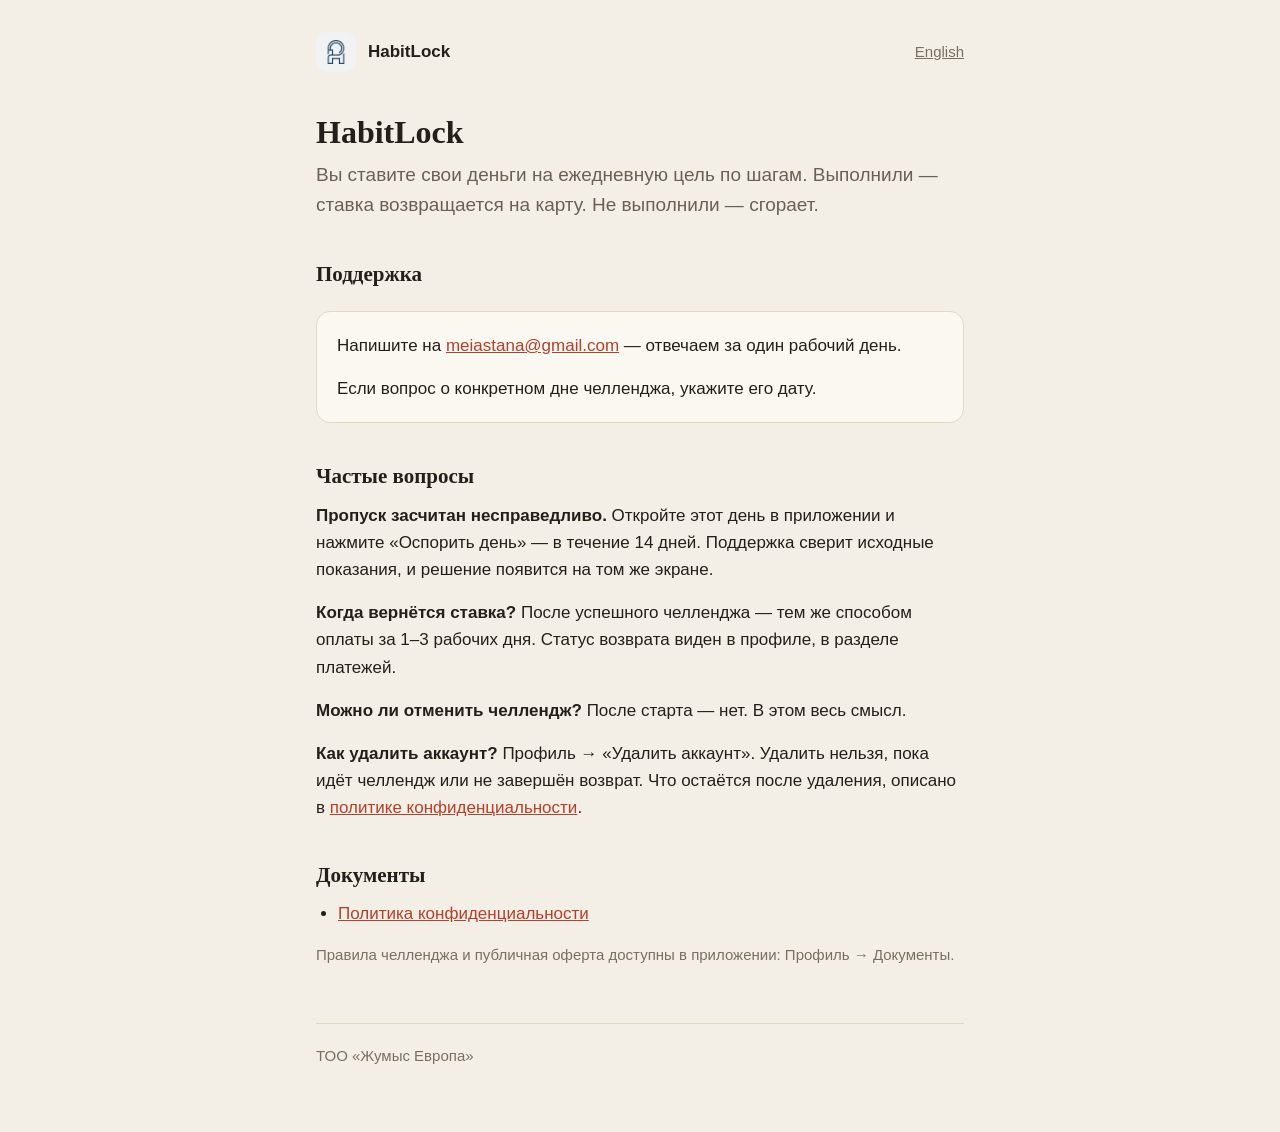
<file: index.html>
<!doctype html>
<html lang="ru">
<head>
  <meta charset="utf-8">
  <meta name="viewport" content="width=device-width, initial-scale=1">
  <title>HabitLock — поддержка</title>
  <meta name="description" content="HabitLock: поставьте свои деньги на ежедневную цель по шагам. Поддержка и документы.">
  <link rel="icon" href="icon.png">
  <link rel="stylesheet" href="style.css">
</head>
<body>
<main>
  <header>
    <a class="brand" href="./"><img src="icon.png" alt="">HabitLock</a>
    <a class="lang" href="en/" hreflang="en">English</a>
  </header>

  <h1>HabitLock</h1>
  <p class="lead">Вы ставите свои деньги на ежедневную цель по шагам. Выполнили — ставка возвращается на карту. Не выполнили — сгорает.</p>

  <h2>Поддержка</h2>
  <div class="card">
    <p>Напишите на <a href="mailto:meiastana@gmail.com">meiastana@gmail.com</a> — отвечаем за один рабочий день.</p>
    <p>Если вопрос о конкретном дне челленджа, укажите его дату.</p>
  </div>

  <h2>Частые вопросы</h2>
  <p><strong>Пропуск засчитан несправедливо.</strong> Откройте этот день в приложении и нажмите «Оспорить день» — в течение 14 дней. Поддержка сверит исходные показания, и решение появится на том же экране.</p>
  <p><strong>Когда вернётся ставка?</strong> После успешного челленджа — тем же способом оплаты за 1–3 рабочих дня. Статус возврата виден в профиле, в разделе платежей.</p>
  <p><strong>Можно ли отменить челлендж?</strong> После старта — нет. В этом весь смысл.</p>
  <p><strong>Как удалить аккаунт?</strong> Профиль → «Удалить аккаунт». Удалить нельзя, пока идёт челлендж или не завершён возврат. Что остаётся после удаления, описано в <a href="privacy/">политике конфиденциальности</a>.</p>

  <h2>Документы</h2>
  <ul>
    <li><a href="privacy/">Политика конфиденциальности</a></li>
  </ul>
  <p class="meta">Правила челленджа и публичная оферта доступны в приложении: Профиль → Документы.</p>

  <footer>ТОО «Жумыс Европа»</footer>
</main>
</body>
</html>
</file>
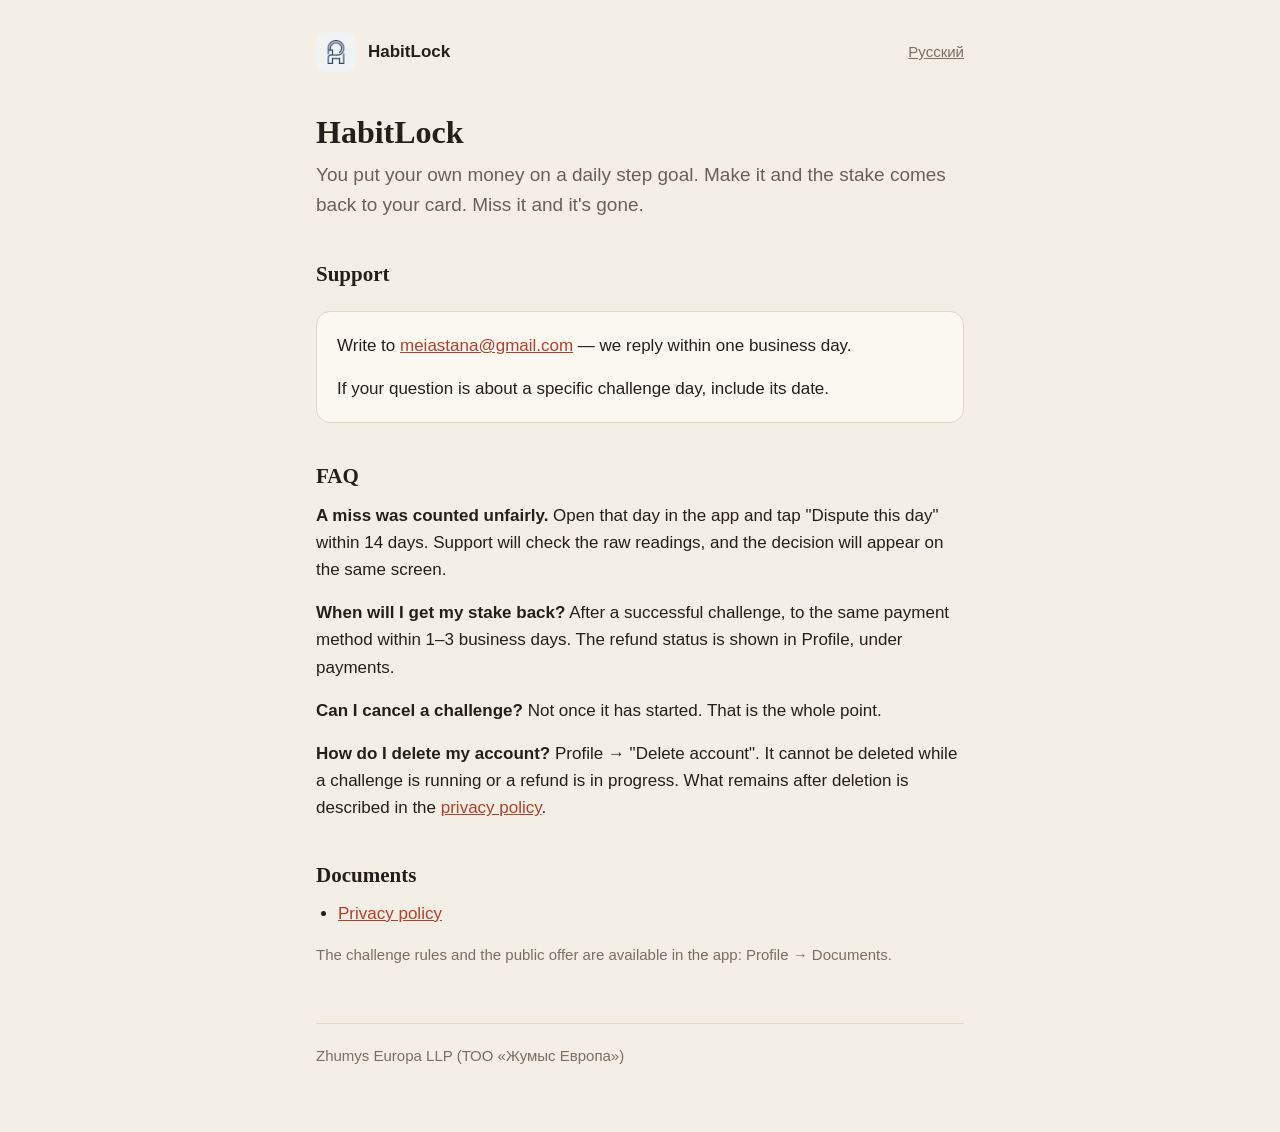
<file: en/index.html>
<!doctype html>
<html lang="en">
<head>
  <meta charset="utf-8">
  <meta name="viewport" content="width=device-width, initial-scale=1">
  <title>HabitLock — support</title>
  <meta name="description" content="HabitLock: put your own money on a daily step goal. Support and documents.">
  <link rel="icon" href="../icon.png">
  <link rel="stylesheet" href="../style.css">
</head>
<body>
<main>
  <header>
    <a class="brand" href="./"><img src="../icon.png" alt="">HabitLock</a>
    <a class="lang" href="../" hreflang="ru">Русский</a>
  </header>

  <h1>HabitLock</h1>
  <p class="lead">You put your own money on a daily step goal. Make it and the stake comes back to your card. Miss it and it's gone.</p>

  <h2>Support</h2>
  <div class="card">
    <p>Write to <a href="mailto:meiastana@gmail.com">meiastana@gmail.com</a> — we reply within one business day.</p>
    <p>If your question is about a specific challenge day, include its date.</p>
  </div>

  <h2>FAQ</h2>
  <p><strong>A miss was counted unfairly.</strong> Open that day in the app and tap "Dispute this day" within 14 days. Support will check the raw readings, and the decision will appear on the same screen.</p>
  <p><strong>When will I get my stake back?</strong> After a successful challenge, to the same payment method within 1–3 business days. The refund status is shown in Profile, under payments.</p>
  <p><strong>Can I cancel a challenge?</strong> Not once it has started. That is the whole point.</p>
  <p><strong>How do I delete my account?</strong> Profile → "Delete account". It cannot be deleted while a challenge is running or a refund is in progress. What remains after deletion is described in the <a href="privacy/">privacy policy</a>.</p>

  <h2>Documents</h2>
  <ul>
    <li><a href="privacy/">Privacy policy</a></li>
  </ul>
  <p class="meta">The challenge rules and the public offer are available in the app: Profile → Documents.</p>

  <footer>Zhumys Europa LLP (ТОО «Жумыс Европа»)</footer>
</main>
</body>
</html>
</file>
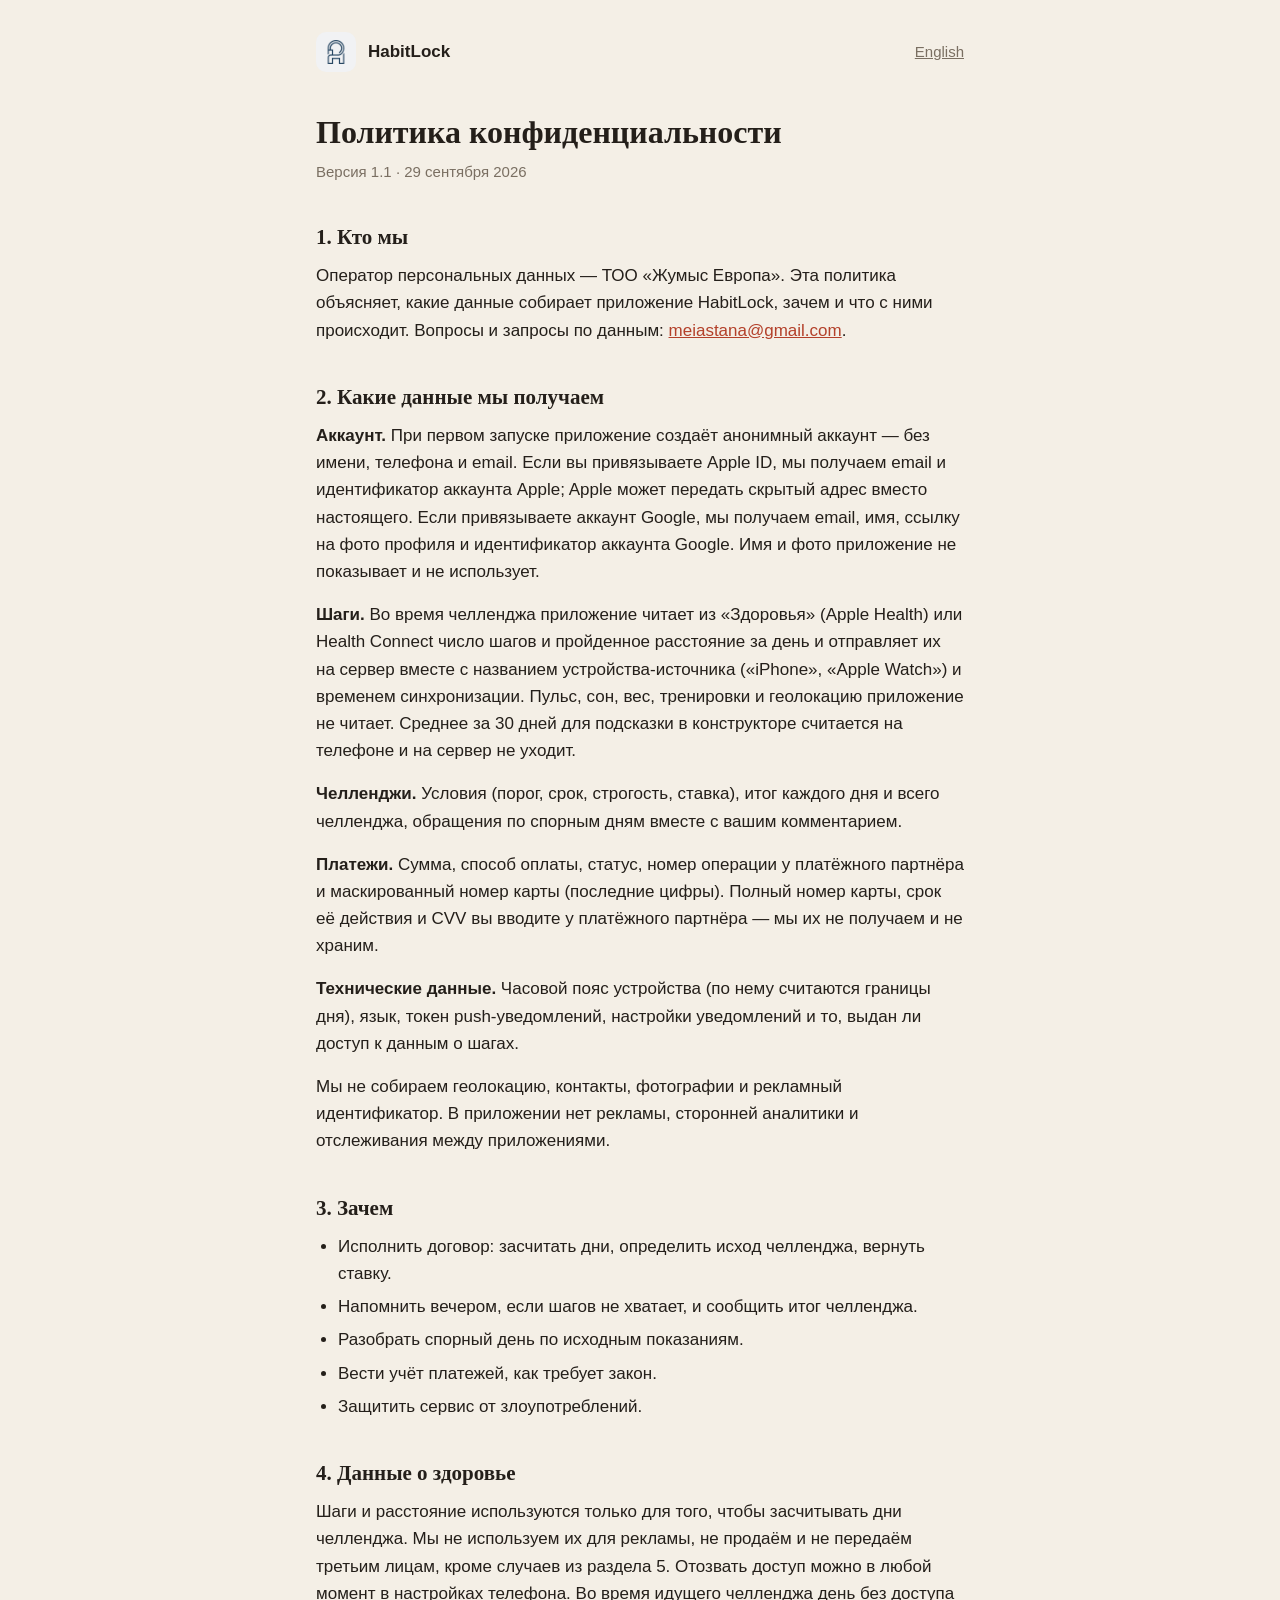
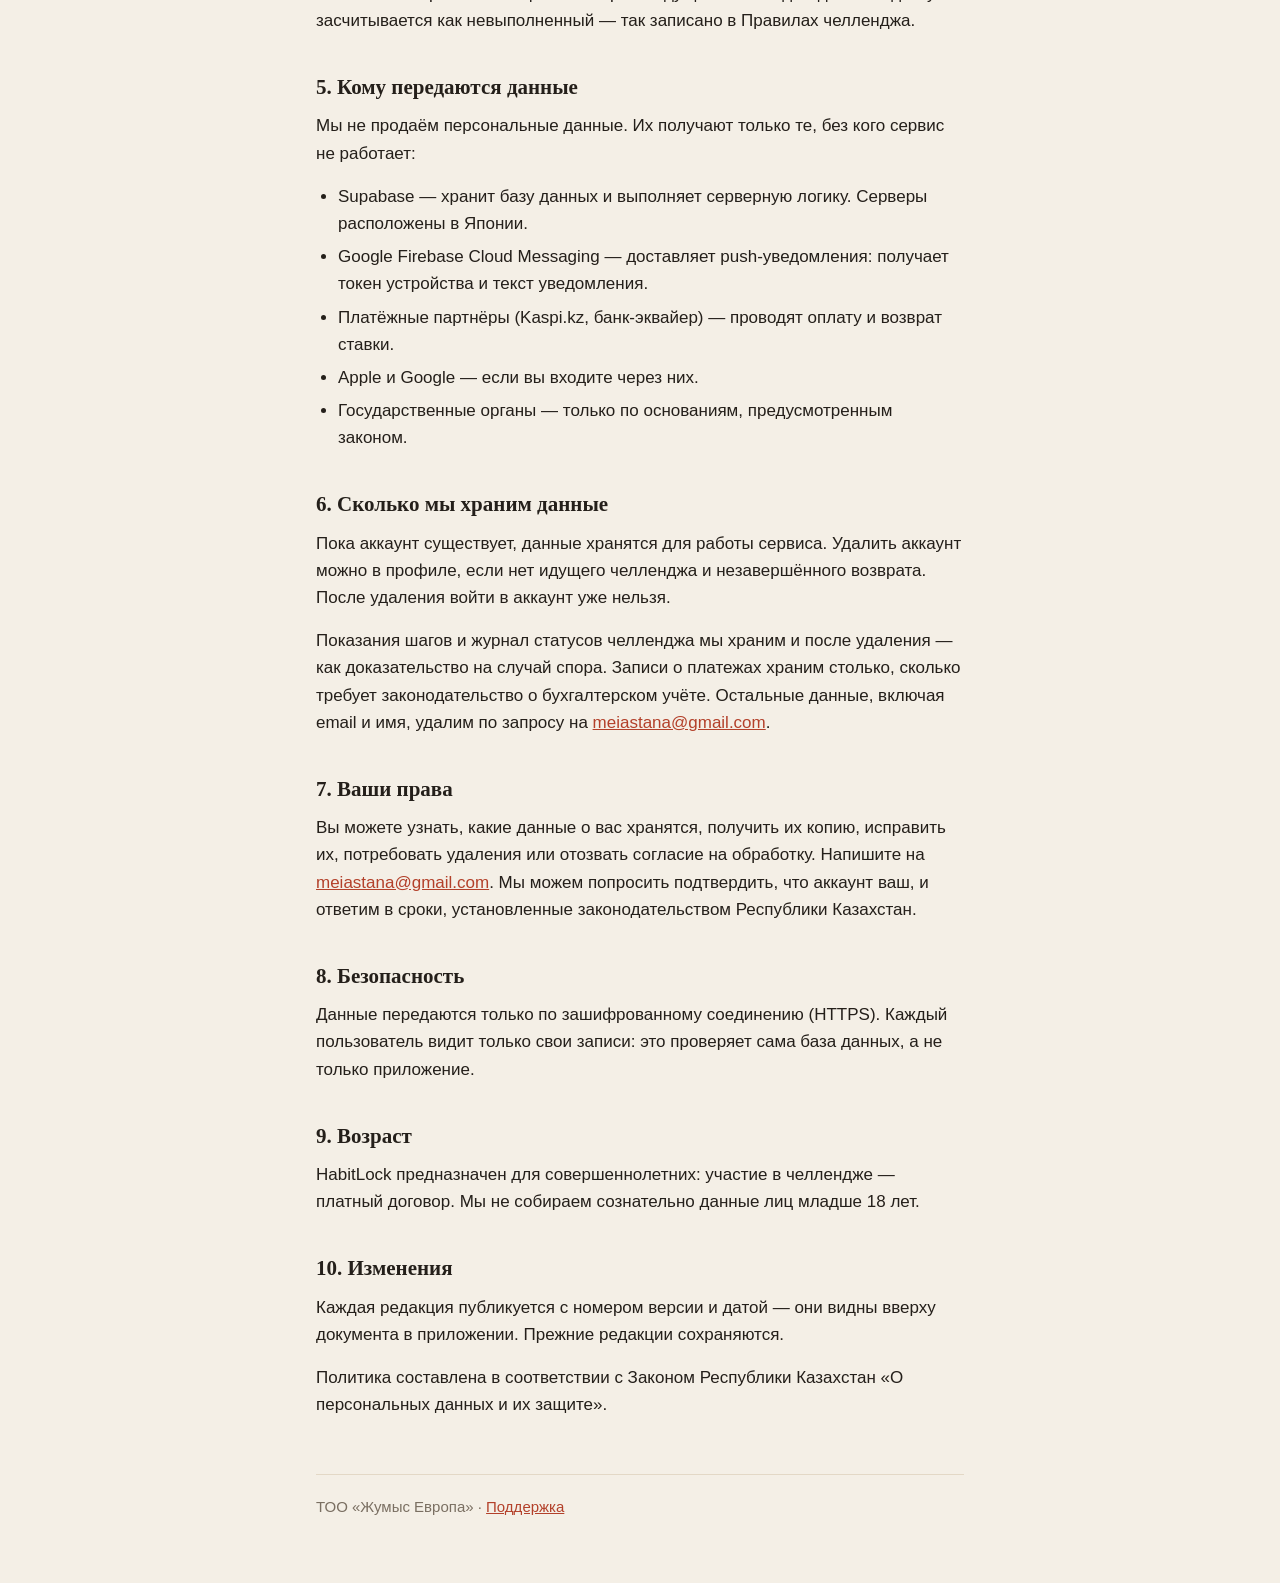
<file: privacy/index.html>
<!doctype html>
<html lang="ru">
<head>
  <meta charset="utf-8">
  <meta name="viewport" content="width=device-width, initial-scale=1">
  <title>Политика конфиденциальности — HabitLock</title>
  <link rel="icon" href="../icon.png">
  <link rel="stylesheet" href="../style.css">
</head>
<body>
<main>
  <header>
    <a class="brand" href="../"><img src="../icon.png" alt="">HabitLock</a>
    <a class="lang" href="../en/privacy/" hreflang="en">English</a>
  </header>

  <!-- Тот же текст, что в приложении: supabase/migrations/20260929100000_privacy_policy_1_1.sql -->
  <h1>Политика конфиденциальности</h1>
  <p class="meta">Версия 1.1 · 29 сентября 2026</p>

  <h2>1. Кто мы</h2>
  <p>Оператор персональных данных — ТОО «Жумыс Европа». Эта политика объясняет, какие данные собирает приложение HabitLock, зачем и что с ними происходит. Вопросы и запросы по данным: <a href="mailto:meiastana@gmail.com">meiastana@gmail.com</a>.</p>

  <h2>2. Какие данные мы получаем</h2>
  <p><strong>Аккаунт.</strong> При первом запуске приложение создаёт анонимный аккаунт — без имени, телефона и email. Если вы привязываете Apple ID, мы получаем email и идентификатор аккаунта Apple; Apple может передать скрытый адрес вместо настоящего. Если привязываете аккаунт Google, мы получаем email, имя, ссылку на фото профиля и идентификатор аккаунта Google. Имя и фото приложение не показывает и не использует.</p>
  <p><strong>Шаги.</strong> Во время челленджа приложение читает из «Здоровья» (Apple Health) или Health Connect число шагов и пройденное расстояние за день и отправляет их на сервер вместе с названием устройства-источника («iPhone», «Apple Watch») и временем синхронизации. Пульс, сон, вес, тренировки и геолокацию приложение не читает. Среднее за 30 дней для подсказки в конструкторе считается на телефоне и на сервер не уходит.</p>
  <p><strong>Челленджи.</strong> Условия (порог, срок, строгость, ставка), итог каждого дня и всего челленджа, обращения по спорным дням вместе с вашим комментарием.</p>
  <p><strong>Платежи.</strong> Сумма, способ оплаты, статус, номер операции у платёжного партнёра и маскированный номер карты (последние цифры). Полный номер карты, срок её действия и CVV вы вводите у платёжного партнёра — мы их не получаем и не храним.</p>
  <p><strong>Технические данные.</strong> Часовой пояс устройства (по нему считаются границы дня), язык, токен push-уведомлений, настройки уведомлений и то, выдан ли доступ к данным о шагах.</p>
  <p>Мы не собираем геолокацию, контакты, фотографии и рекламный идентификатор. В приложении нет рекламы, сторонней аналитики и отслеживания между приложениями.</p>

  <h2>3. Зачем</h2>
  <ul>
    <li>Исполнить договор: засчитать дни, определить исход челленджа, вернуть ставку.</li>
    <li>Напомнить вечером, если шагов не хватает, и сообщить итог челленджа.</li>
    <li>Разобрать спорный день по исходным показаниям.</li>
    <li>Вести учёт платежей, как требует закон.</li>
    <li>Защитить сервис от злоупотреблений.</li>
  </ul>

  <h2>4. Данные о здоровье</h2>
  <p>Шаги и расстояние используются только для того, чтобы засчитывать дни челленджа. Мы не используем их для рекламы, не продаём и не передаём третьим лицам, кроме случаев из раздела 5. Отозвать доступ можно в любой момент в настройках телефона. Во время идущего челленджа день без доступа засчитывается как невыполненный — так записано в Правилах челленджа.</p>

  <h2>5. Кому передаются данные</h2>
  <p>Мы не продаём персональные данные. Их получают только те, без кого сервис не работает:</p>
  <ul>
    <li>Supabase — хранит базу данных и выполняет серверную логику. Серверы расположены в Японии.</li>
    <li>Google Firebase Cloud Messaging — доставляет push-уведомления: получает токен устройства и текст уведомления.</li>
    <li>Платёжные партнёры (Kaspi.kz, банк-эквайер) — проводят оплату и возврат ставки.</li>
    <li>Apple и Google — если вы входите через них.</li>
    <li>Государственные органы — только по основаниям, предусмотренным законом.</li>
  </ul>

  <h2>6. Сколько мы храним данные</h2>
  <p>Пока аккаунт существует, данные хранятся для работы сервиса. Удалить аккаунт можно в профиле, если нет идущего челленджа и незавершённого возврата. После удаления войти в аккаунт уже нельзя.</p>
  <p>Показания шагов и журнал статусов челленджа мы храним и после удаления — как доказательство на случай спора. Записи о платежах храним столько, сколько требует законодательство о бухгалтерском учёте. Остальные данные, включая email и имя, удалим по запросу на <a href="mailto:meiastana@gmail.com">meiastana@gmail.com</a>.</p>

  <h2>7. Ваши права</h2>
  <p>Вы можете узнать, какие данные о вас хранятся, получить их копию, исправить их, потребовать удаления или отозвать согласие на обработку. Напишите на <a href="mailto:meiastana@gmail.com">meiastana@gmail.com</a>. Мы можем попросить подтвердить, что аккаунт ваш, и ответим в сроки, установленные законодательством Республики Казахстан.</p>

  <h2>8. Безопасность</h2>
  <p>Данные передаются только по зашифрованному соединению (HTTPS). Каждый пользователь видит только свои записи: это проверяет сама база данных, а не только приложение.</p>

  <h2>9. Возраст</h2>
  <p>HabitLock предназначен для совершеннолетних: участие в челлендже — платный договор. Мы не собираем сознательно данные лиц младше 18 лет.</p>

  <h2>10. Изменения</h2>
  <p>Каждая редакция публикуется с номером версии и датой — они видны вверху документа в приложении. Прежние редакции сохраняются.</p>
  <p>Политика составлена в соответствии с Законом Республики Казахстан «О персональных данных и их защите».</p>

  <footer>ТОО «Жумыс Европа» · <a href="../">Поддержка</a></footer>
</main>
</body>
</html>
</file>
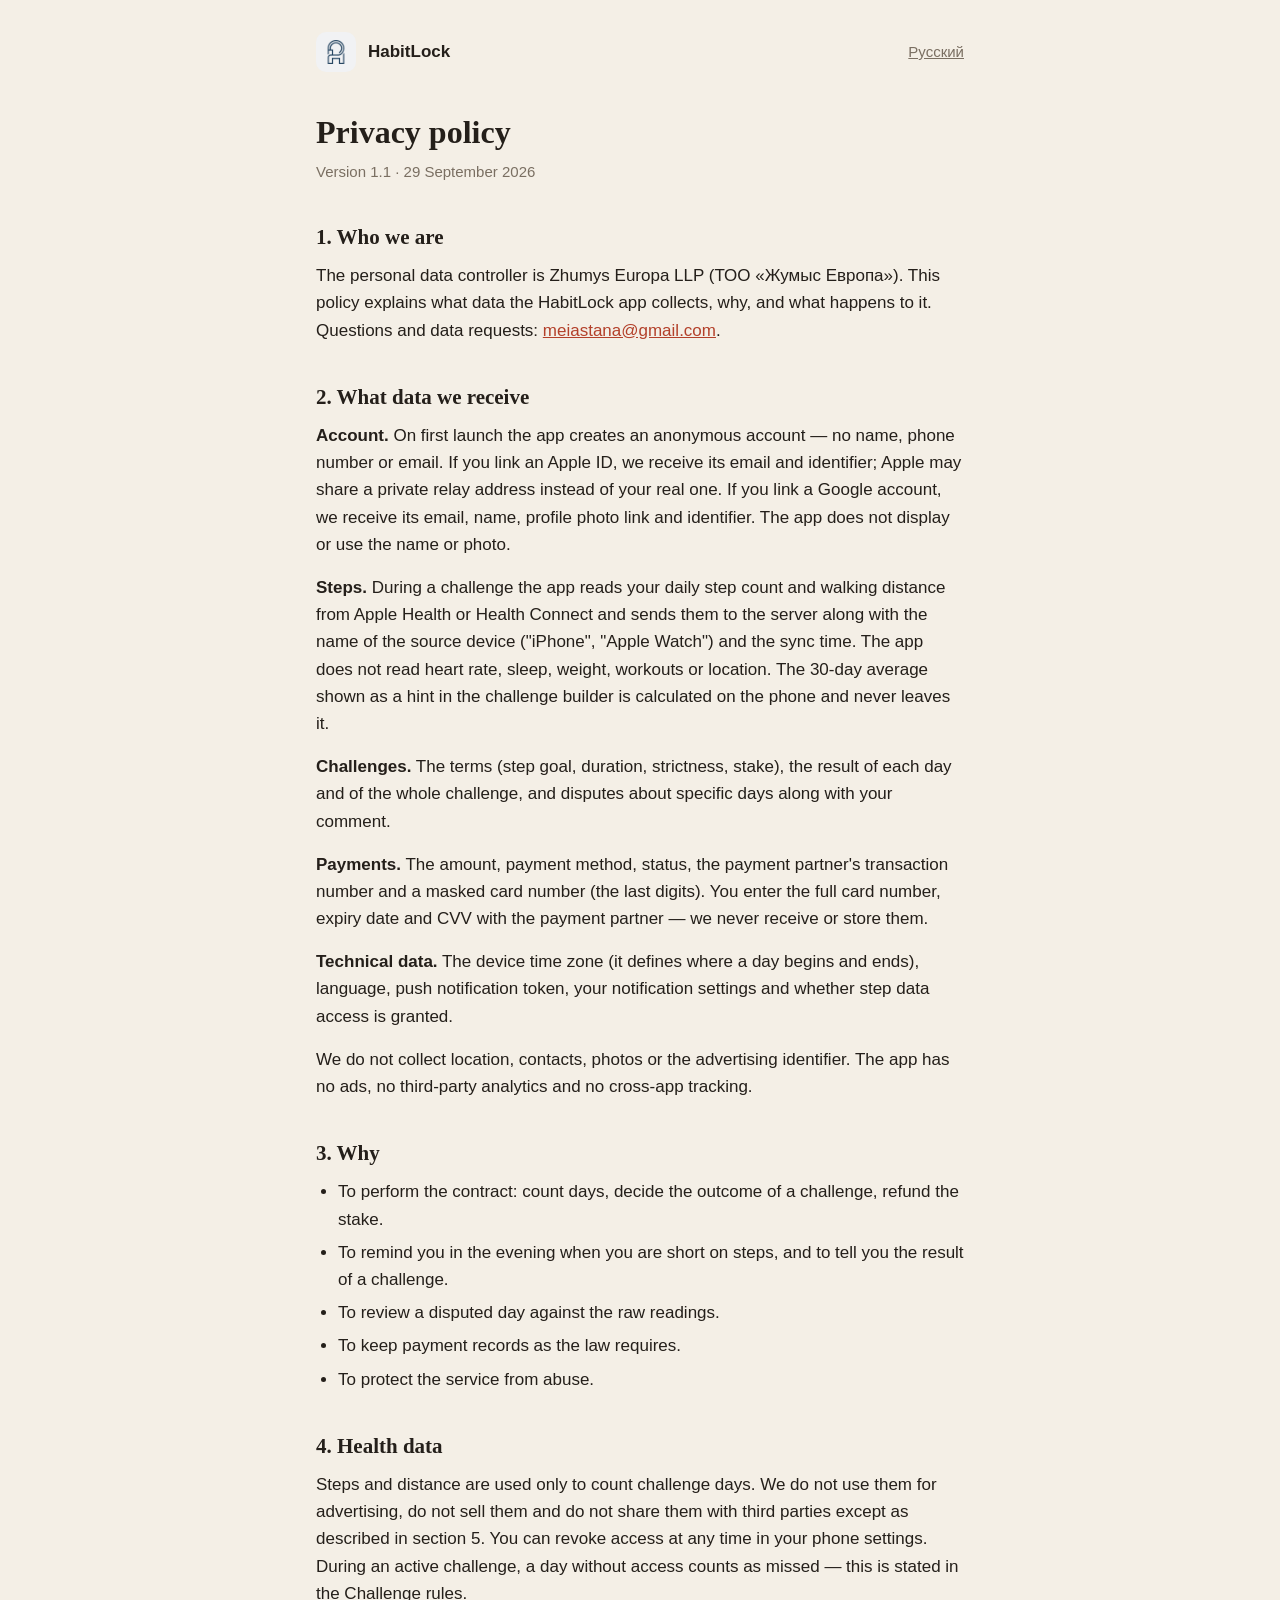
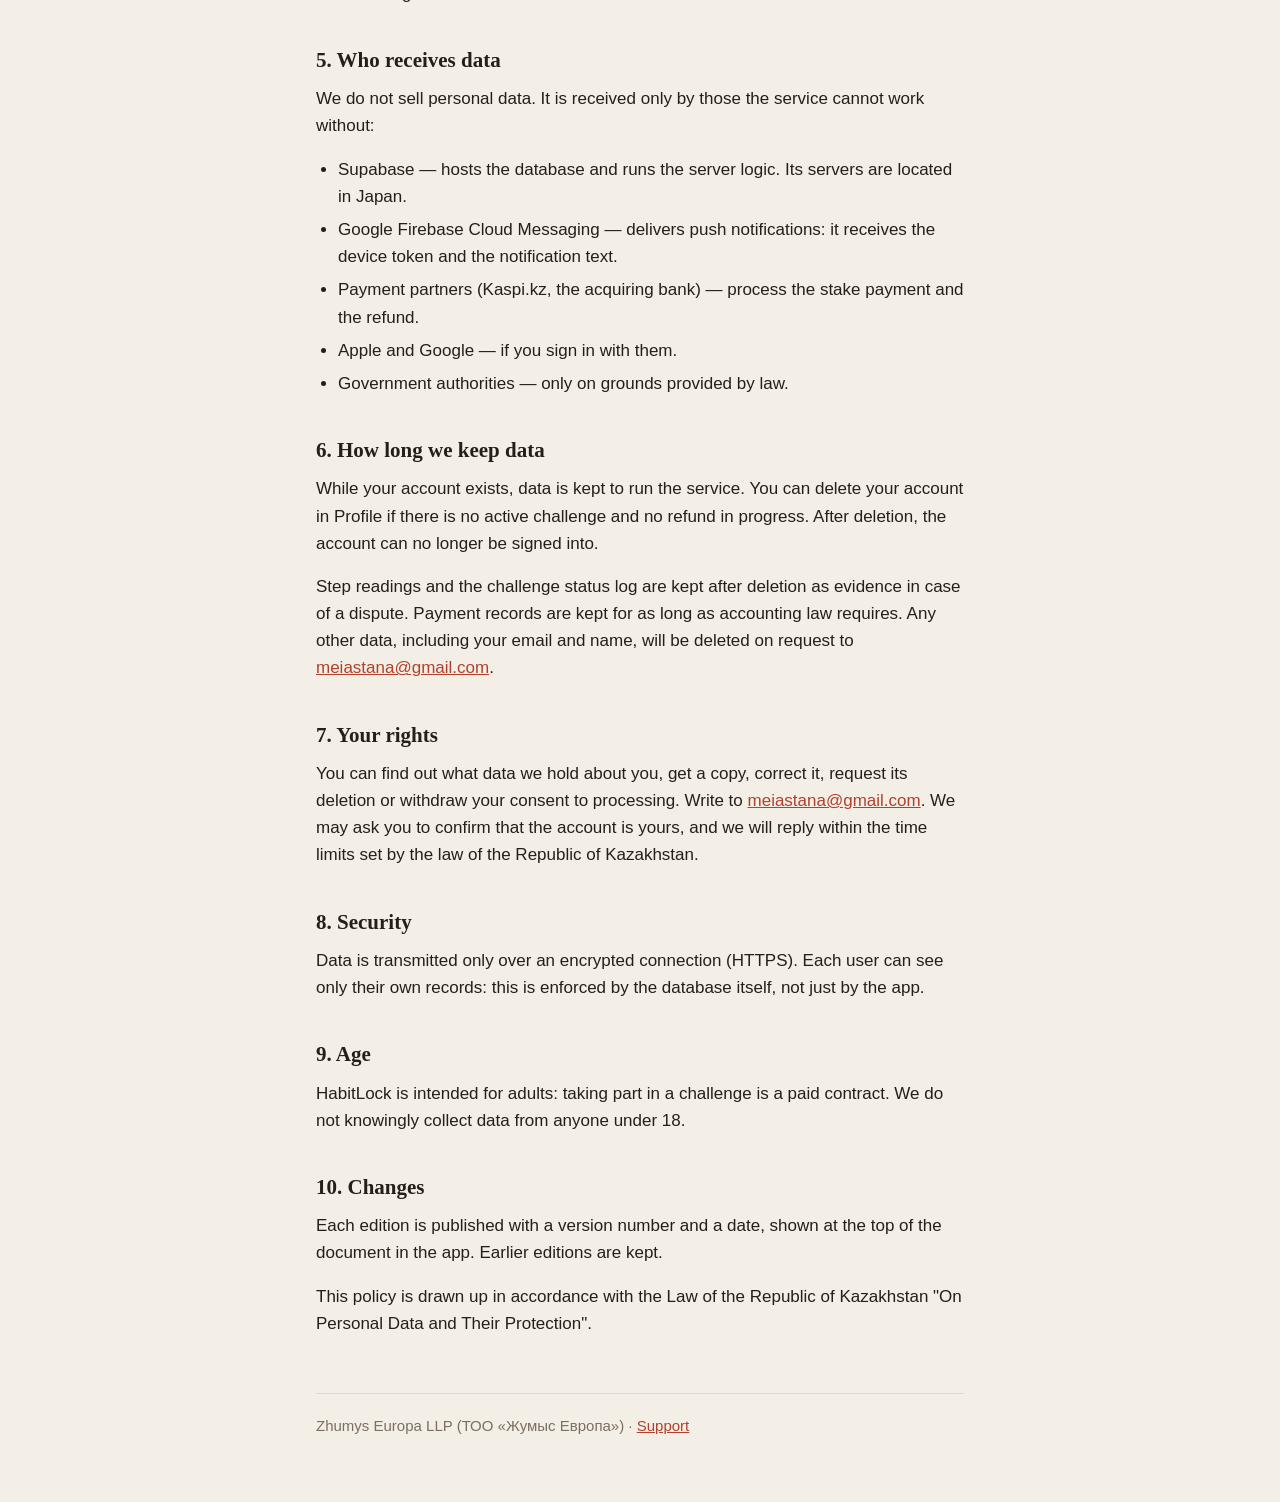
<file: en/privacy/index.html>
<!doctype html>
<html lang="en">
<head>
  <meta charset="utf-8">
  <meta name="viewport" content="width=device-width, initial-scale=1">
  <title>Privacy policy — HabitLock</title>
  <link rel="icon" href="../../icon.png">
  <link rel="stylesheet" href="../../style.css">
</head>
<body>
<main>
  <header>
    <a class="brand" href="../"><img src="../../icon.png" alt="">HabitLock</a>
    <a class="lang" href="../../privacy/" hreflang="ru">Русский</a>
  </header>

  <!-- Same text as in the app: supabase/migrations/20260929100000_privacy_policy_1_1.sql -->
  <h1>Privacy policy</h1>
  <p class="meta">Version 1.1 · 29 September 2026</p>

  <h2>1. Who we are</h2>
  <p>The personal data controller is Zhumys Europa LLP (ТОО «Жумыс Европа»). This policy explains what data the HabitLock app collects, why, and what happens to it. Questions and data requests: <a href="mailto:meiastana@gmail.com">meiastana@gmail.com</a>.</p>

  <h2>2. What data we receive</h2>
  <p><strong>Account.</strong> On first launch the app creates an anonymous account — no name, phone number or email. If you link an Apple ID, we receive its email and identifier; Apple may share a private relay address instead of your real one. If you link a Google account, we receive its email, name, profile photo link and identifier. The app does not display or use the name or photo.</p>
  <p><strong>Steps.</strong> During a challenge the app reads your daily step count and walking distance from Apple Health or Health Connect and sends them to the server along with the name of the source device ("iPhone", "Apple Watch") and the sync time. The app does not read heart rate, sleep, weight, workouts or location. The 30-day average shown as a hint in the challenge builder is calculated on the phone and never leaves it.</p>
  <p><strong>Challenges.</strong> The terms (step goal, duration, strictness, stake), the result of each day and of the whole challenge, and disputes about specific days along with your comment.</p>
  <p><strong>Payments.</strong> The amount, payment method, status, the payment partner's transaction number and a masked card number (the last digits). You enter the full card number, expiry date and CVV with the payment partner — we never receive or store them.</p>
  <p><strong>Technical data.</strong> The device time zone (it defines where a day begins and ends), language, push notification token, your notification settings and whether step data access is granted.</p>
  <p>We do not collect location, contacts, photos or the advertising identifier. The app has no ads, no third-party analytics and no cross-app tracking.</p>

  <h2>3. Why</h2>
  <ul>
    <li>To perform the contract: count days, decide the outcome of a challenge, refund the stake.</li>
    <li>To remind you in the evening when you are short on steps, and to tell you the result of a challenge.</li>
    <li>To review a disputed day against the raw readings.</li>
    <li>To keep payment records as the law requires.</li>
    <li>To protect the service from abuse.</li>
  </ul>

  <h2>4. Health data</h2>
  <p>Steps and distance are used only to count challenge days. We do not use them for advertising, do not sell them and do not share them with third parties except as described in section 5. You can revoke access at any time in your phone settings. During an active challenge, a day without access counts as missed — this is stated in the Challenge rules.</p>

  <h2>5. Who receives data</h2>
  <p>We do not sell personal data. It is received only by those the service cannot work without:</p>
  <ul>
    <li>Supabase — hosts the database and runs the server logic. Its servers are located in Japan.</li>
    <li>Google Firebase Cloud Messaging — delivers push notifications: it receives the device token and the notification text.</li>
    <li>Payment partners (Kaspi.kz, the acquiring bank) — process the stake payment and the refund.</li>
    <li>Apple and Google — if you sign in with them.</li>
    <li>Government authorities — only on grounds provided by law.</li>
  </ul>

  <h2>6. How long we keep data</h2>
  <p>While your account exists, data is kept to run the service. You can delete your account in Profile if there is no active challenge and no refund in progress. After deletion, the account can no longer be signed into.</p>
  <p>Step readings and the challenge status log are kept after deletion as evidence in case of a dispute. Payment records are kept for as long as accounting law requires. Any other data, including your email and name, will be deleted on request to <a href="mailto:meiastana@gmail.com">meiastana@gmail.com</a>.</p>

  <h2>7. Your rights</h2>
  <p>You can find out what data we hold about you, get a copy, correct it, request its deletion or withdraw your consent to processing. Write to <a href="mailto:meiastana@gmail.com">meiastana@gmail.com</a>. We may ask you to confirm that the account is yours, and we will reply within the time limits set by the law of the Republic of Kazakhstan.</p>

  <h2>8. Security</h2>
  <p>Data is transmitted only over an encrypted connection (HTTPS). Each user can see only their own records: this is enforced by the database itself, not just by the app.</p>

  <h2>9. Age</h2>
  <p>HabitLock is intended for adults: taking part in a challenge is a paid contract. We do not knowingly collect data from anyone under 18.</p>

  <h2>10. Changes</h2>
  <p>Each edition is published with a version number and a date, shown at the top of the document in the app. Earlier editions are kept.</p>
  <p>This policy is drawn up in accordance with the Law of the Republic of Kazakhstan "On Personal Data and Their Protection".</p>

  <footer>Zhumys Europa LLP (ТОО «Жумыс Европа») · <a href="../">Support</a></footer>
</main>
</body>
</html>
</file>
<file: style.css>
/* Цвета — те же, что в приложении (lib/ui/tokens/colors.dart). */
:root {
  --bg: #f4efe6;
  --card: #fbf8f2;
  --ink: #241f1a;
  --muted: #6b6055;
  --secondary: #7a6f62;
  --divider: #e3d8c6;
  --brick: #b3402a;
  color-scheme: light;
}

@media (prefers-color-scheme: dark) {
  :root {
    --bg: #17140f;
    --card: #201c16;
    --ink: #f0eae0;
    --muted: #c4b9aa;
    --secondary: #a2988a;
    --divider: #35302a;
    --brick: #e08063;
    color-scheme: dark;
  }
}

* {
  box-sizing: border-box;
}

body {
  margin: 0;
  background: var(--bg);
  color: var(--ink);
  font: 17px/1.6 -apple-system, BlinkMacSystemFont, "Segoe UI", Roboto,
    "Helvetica Neue", Arial, sans-serif;
  -webkit-text-size-adjust: 100%;
}

main {
  max-width: 680px;
  margin: 0 auto;
  padding: 32px 16px 64px;
}

header {
  display: flex;
  align-items: center;
  justify-content: space-between;
  gap: 16px;
  margin-bottom: 40px;
}

.brand {
  display: flex;
  align-items: center;
  gap: 12px;
  color: var(--ink);
  font-weight: 600;
  text-decoration: none;
}

.brand img {
  width: 40px;
  height: 40px;
  border-radius: 10px;
}

.lang {
  color: var(--secondary);
  font-size: 15px;
}

h1,
h2 {
  font-family: Georgia, "Times New Roman", serif;
  font-weight: 600;
  line-height: 1.25;
}

h1 {
  margin: 0 0 8px;
  font-size: 32px;
}

h2 {
  margin: 40px 0 12px;
  font-size: 21px;
}

p,
ul {
  margin: 0 0 16px;
}

ul {
  padding-left: 22px;
}

li {
  margin-bottom: 6px;
}

a {
  color: var(--brick);
}

.meta {
  color: var(--secondary);
  font-size: 15px;
}

.lead {
  color: var(--muted);
  font-size: 19px;
}

.card {
  margin: 24px 0;
  padding: 20px;
  border: 1px solid var(--divider);
  border-radius: 14px;
  background: var(--card);
}

.card p:last-child {
  margin-bottom: 0;
}

footer {
  margin-top: 56px;
  padding-top: 20px;
  border-top: 1px solid var(--divider);
  color: var(--secondary);
  font-size: 15px;
}
</file>
